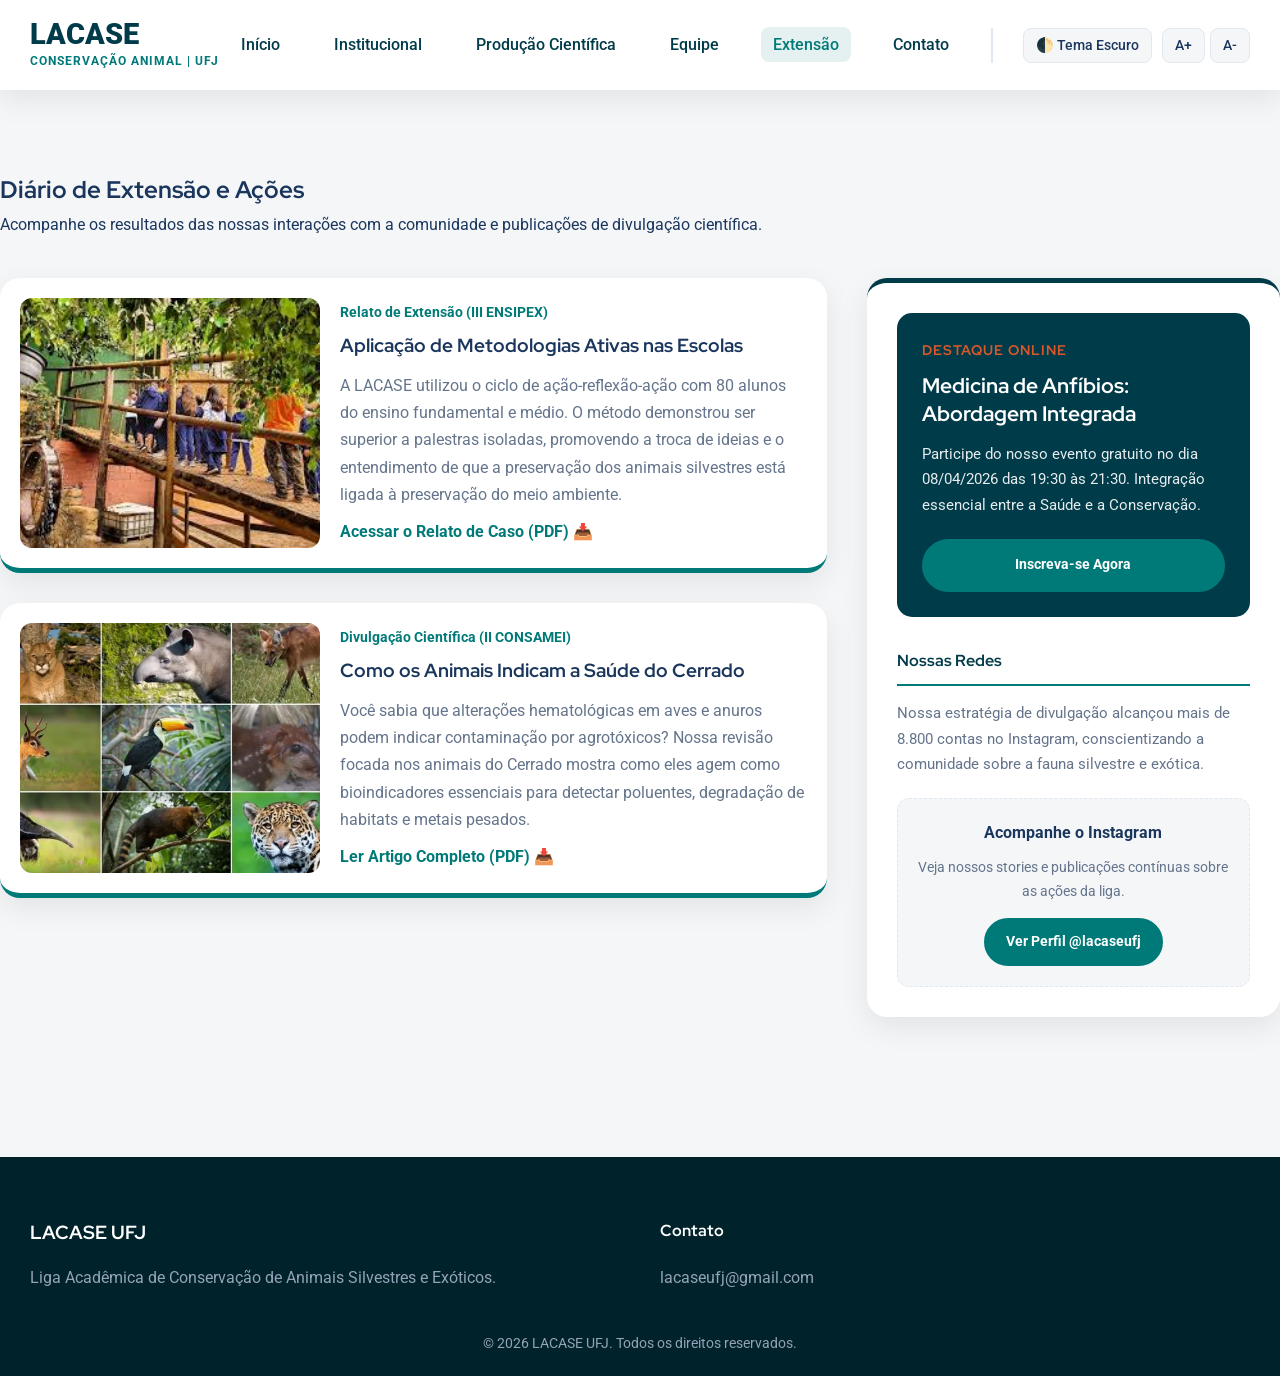
<file: blog.html>
<!DOCTYPE html>
<html lang="pt-br" data-theme="light">
<head>
    <meta charset="UTF-8">
    <meta name="viewport" content="width=device-width, initial-scale=1.0">
    <title>Título da Página | LACASE UFJ</title>
    <link href="https://fonts.googleapis.com/css2?family=Red+Hat+Display:wght@400;700;900&family=Roboto:wght@300;400;500;700&display=swap" rel="stylesheet">
    <link rel="stylesheet" href="style.css">
</head>
<body>
    <header class="navbar">
        <div class="container header-content">
            <a href="index.html" class="brand">
                <div class="brand-text">
                    <span class="acronym">LACASE</span>
                    <span class="sub-brand">Conservação Animal | UFJ</span>
                </div>
            </a>
            <nav class="nav-menu" id="nav-menu">
                <ul class="nav-list">
                    <li><a href="index.html" class="nav-link">Início</a></li>
                    <li><a href="institucional.html" class="nav-link">Institucional</a></li>
                    <li><a href="producoes.html" class="nav-link">Produção Científica</a></li>
                    <li><a href="equipe.html" class="nav-link">Equipe</a></li>
                    <li><a href="blog.html" class="nav-link active">Extensão</a></li>
                    <li><a href="contato.html" class="nav-link">Contato</a></li>
                </ul>
                <div class="menu-controls">
                    <button id="theme-toggle" class="control-btn">🌓 Tema Escuro</button>
                    <div class="font-controls">
                        <button id="font-up" class="control-btn">A+</button>
                        <button id="font-down" class="control-btn">A-</button>
                    </div>
                </div>
            </nav>
            <button class="mobile-toggle" id="mobile-toggle">
                <span class="bar"></span><span class="bar"></span><span class="bar"></span>
            </button>
        </div>
    </header>

    <main class="container py-large">
        <div class="section-header">
            <h2>Diário de Extensão e Ações</h2>
            <p>Acompanhe os resultados das nossas interações com a comunidade e publicações de divulgação científica.</p>
        </div>

        <div class="blog-layout" style="margin-top: 40px;">
            <section class="blog-posts">
                
                <article class="blog-excerpt">
                    <div class="blog-excerpt-img-wrapper">
                        <img src="img/images.jpg" alt="Alunos em ação de extensão" style="width: 100%; height: 100%; object-fit: cover;">
                    </div>
                    <div class="excerpt-content">
                        <span class="text-green" style="font-weight: bold; font-size: 0.9rem; margin-bottom: 5px;">Relato de Extensão (III ENSIPEX)</span>
                        <h3>Aplicação de Metodologias Ativas nas Escolas</h3>
                        <p style="margin: 10px 0; color: var(--text-muted);">A LACASE utilizou o ciclo de ação-reflexão-ação com 80 alunos do ensino fundamental e médio. O método demonstrou ser superior a palestras isoladas, promovendo a troca de ideias e o entendimento de que a preservação dos animais silvestres está ligada à preservação do meio ambiente.</p>
                        <a href="artigos/36952.pdf" download="Metodologia_Ensino_Ativo_Extensao_LACASE.pdf" target="_blank" class="link-more text-green" style="font-weight: 700;">Acessar o Relato de Caso (PDF) 📥</a>
                    </div>
                </article>

                <article class="blog-excerpt">
                    <div class="blog-excerpt-img-wrapper">
                        <img src="img/_image.webp" alt="Animais do cerrado bioindicadores" style="width: 100%; height: 100%; object-fit: cover;">
                    </div>
                    <div class="excerpt-content">
                        <span class="text-green" style="font-weight: bold; font-size: 0.9rem; margin-bottom: 5px;">Divulgação Científica (II CONSAMEI)</span>
                        <h3>Como os Animais Indicam a Saúde do Cerrado</h3>
                        <p style="margin: 10px 0; color: var(--text-muted);">Você sabia que alterações hematológicas em aves e anuros podem indicar contaminação por agrotóxicos? Nossa revisão focada nos animais do Cerrado mostra como eles agem como bioindicadores essenciais para detectar poluentes, degradação de habitats e metais pesados.</p>
                        <a href="artigos/37038.pdf" download="Bioindicadores_Cerrado_LACASE.pdf" target="_blank" class="link-more text-green" style="font-weight: 700;">Ler Artigo Completo (PDF) 📥</a>
                    </div>
                </article>
                
            </section>
            
            <aside class="sidebar">
                
                <div style="background-color: var(--ufj-blue); padding: 25px; border-radius: 15px; margin-bottom: 30px; color: white;">
                    <h4 style="color: var(--accent-orange); margin-bottom: 10px; font-size: 0.9rem; text-transform: uppercase; letter-spacing: 1px;">Destaque Online</h4>
                    <h3 style="font-size: 1.3rem; margin-bottom: 15px; color: white; line-height: 1.3;">Medicina de Anfíbios: Abordagem Integrada</h3>
                    <p style="font-size: 0.95rem; margin-bottom: 20px; opacity: 0.9;">Participe do nosso evento gratuito no dia 08/04/2026 das 19:30 às 21:30. Integração essencial entre a Saúde e a Conservação.</p>
                    <a href="https://www.even3.com.br/medicina-de-anfibios-uma-abordagem-integrada-a-saude-e-conservacao-713598/" target="_blank" class="btn btn-filled" style="width: 100%; text-align: center; font-size: 0.9rem; padding: 12px; background-color: var(--nature-green); border-color: var(--nature-green);">Inscreva-se Agora</a>
                </div>

                <div class="instagram-widget">
                    <h4 style="margin-bottom: 15px; border-bottom: 2px solid var(--nature-green); padding-bottom: 10px; color: var(--ufj-blue);">Nossas Redes</h4>
                    <p style="font-size: 0.95rem; margin-bottom: 20px; color: var(--text-muted);">Nossa estratégia de divulgação alcançou mais de 8.800 contas no Instagram, conscientizando a comunidade sobre a fauna silvestre e exótica.</p>
                    
                    <div style="background: var(--bg-color); padding: 20px; border-radius: 12px; text-align: center; border: 1px dashed var(--border-color);">
                        <p style="font-weight: bold; margin-bottom: 10px; color: var(--text-main);">Acompanhe o Instagram</p>
                        <p style="font-size: 0.85rem; color: var(--text-muted); margin-bottom: 15px;">Veja nossos stories e publicações contínuas sobre as ações da liga.</p>
                        <a href="#" class="btn btn-filled" style="padding: 10px 20px; font-size: 0.9rem; display: inline-block;">Ver Perfil @lacaseufj</a>
                    </div>
                </div>
                
            </aside>
        </div>
    </main>

    <footer class="footer-complex">
        <div class="container footer-grid">
            <div class="footer-brand">
                <h3>LACASE UFJ</h3>
                <p>Liga Acadêmica de Conservação de Animais Silvestres e Exóticos.</p>
            </div>
            <div class="footer-contact">
                <h4>Contato</h4>
                <p>lacaseufj@gmail.com</p>
            </div>
        </div>
        <div class="footer-legal container text-center">
            <p>&copy; 2026 LACASE UFJ. Todos os direitos reservados.</p>
        </div>
    </footer>
    <script src="script.js"></script>
</body>
</html>
</file>
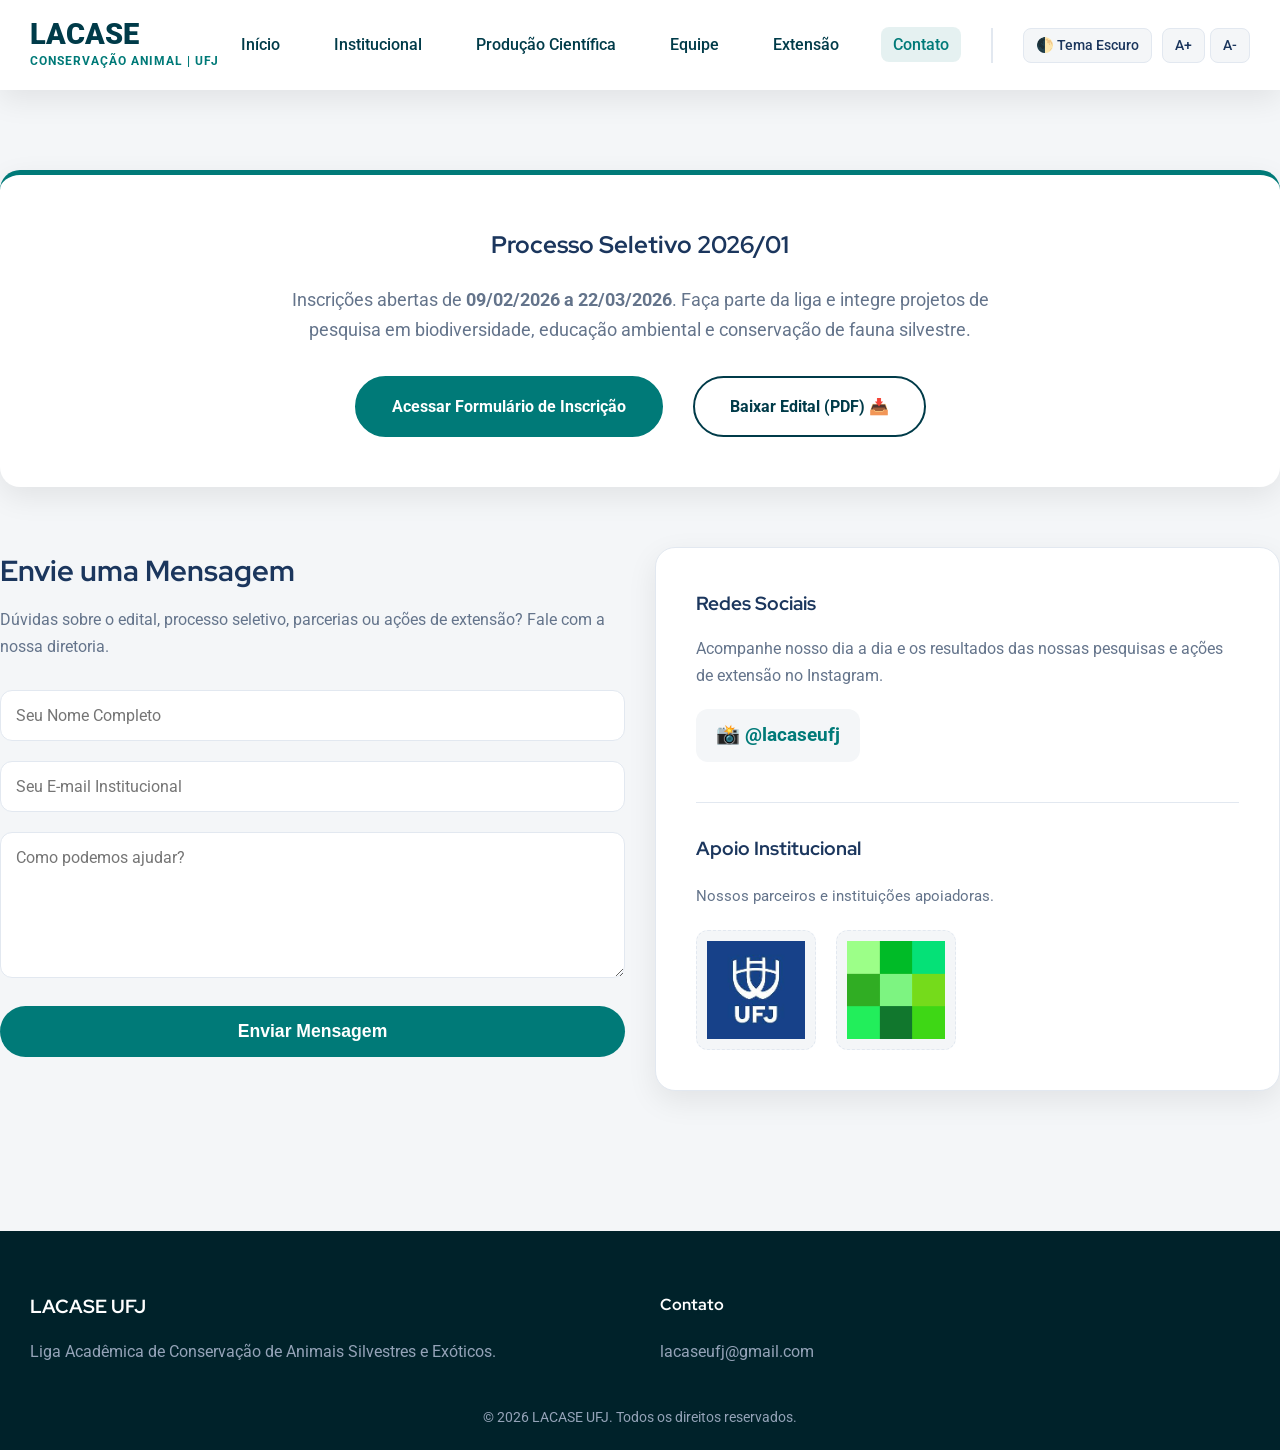
<file: contato.html>
<!DOCTYPE html>
<html lang="pt-br" data-theme="light">
<head>
    <meta charset="UTF-8">
    <meta name="viewport" content="width=device-width, initial-scale=1.0">
    <title>Título da Página | LACASE UFJ</title>
    <link href="https://fonts.googleapis.com/css2?family=Red+Hat+Display:wght@400;700;900&family=Roboto:wght@300;400;500;700&display=swap" rel="stylesheet">
    <link rel="stylesheet" href="style.css">
</head>
<body>
    <header class="navbar">
        <div class="container header-content">
            <a href="index.html" class="brand">
                <div class="brand-text">
                    <span class="acronym">LACASE</span>
                    <span class="sub-brand">Conservação Animal | UFJ</span>
                </div>
            </a>
            <nav class="nav-menu" id="nav-menu">
                <ul class="nav-list">
                    <li><a href="index.html" class="nav-link">Início</a></li>
                    <li><a href="institucional.html" class="nav-link">Institucional</a></li>
                    <li><a href="producoes.html" class="nav-link">Produção Científica</a></li>
                    <li><a href="equipe.html" class="nav-link">Equipe</a></li>
                    <li><a href="blog.html" class="nav-link">Extensão</a></li>
                    <li><a href="contato.html" class="nav-link active">Contato</a></li>
                </ul>
                <div class="menu-controls">
                    <button id="theme-toggle" class="control-btn">🌓 Tema Escuro</button>
                    <div class="font-controls">
                        <button id="font-up" class="control-btn">A+</button>
                        <button id="font-down" class="control-btn">A-</button>
                    </div>
                </div>
            </nav>
            <button class="mobile-toggle" id="mobile-toggle">
                <span class="bar"></span><span class="bar"></span><span class="bar"></span>
            </button>
        </div>
    </header>

    <main class="container py-large">
        
        <section class="bg-alt" style="padding: 50px; border-radius: 20px; text-align: center; margin-bottom: 60px; box-shadow: var(--shadow); border-top: 5px solid var(--nature-green);">
            <h2>Processo Seletivo 2026/01</h2>
            <p style="font-size: 1.1rem; max-width: 700px; margin: 20px auto; color: var(--text-muted);">Inscrições abertas de <strong>09/02/2026 a 22/03/2026</strong>. Faça parte da liga e integre projetos de pesquisa em biodiversidade, educação ambiental e conservação de fauna silvestre.</p>
            <div style="margin-top: 30px; display: flex; gap: 15px; justify-content: center; flex-wrap: wrap;">
                <a href="https://forms.gle/Nnq1BmzC5hqv7Yht6" target="_blank" class="btn btn-filled">Acessar Formulário de Inscrição</a>
                <a href="Documento_de_Valmir_Rocha.pdf" download="Edital_LACASE_2026_01.pdf" class="btn btn-outline" style="color: var(--ufj-blue); border-color: var(--ufj-blue);">Baixar Edital (PDF) 📥</a>
            </div>
        </section>

        <div class="modern-grid" style="align-items: start;">
            
            <div class="contact-form">
                <h3 style="font-size: 1.8rem; margin-bottom: 10px;">Envie uma Mensagem</h3>
                <p style="margin-bottom: 30px; color: var(--text-muted);">Dúvidas sobre o edital, processo seletivo, parcerias ou ações de extensão? Fale com a nossa diretoria.</p>
                <form action="#" method="POST">
                    <input type="text" class="form-control" placeholder="Seu Nome Completo" required>
                    <input type="email" class="form-control" placeholder="Seu E-mail Institucional" required>
                    <textarea class="form-control" placeholder="Como podemos ajudar?" rows="6" required></textarea>
                    <button type="submit" class="btn btn-filled" style="width: 100%; border: none; font-size: 1.1rem; padding: 15px;">Enviar Mensagem</button>
                </form>
            </div>
            
            <div class="partners bg-alt" style="padding: 40px; border-radius: 20px; box-shadow: var(--shadow); border: 1px solid var(--border-color);">
                
              <h3 style="margin-bottom: 15px;">Redes Sociais</h3>
    <p style="margin-bottom: 20px; color: var(--text-muted);">Acompanhe nosso dia a dia e os resultados das nossas pesquisas e ações de extensão no Instagram.</p>
    
    <a href="https://www.instagram.com/lacaseufj/" target="_blank" rel="noopener noreferrer" class="link-more text-green" style="font-size: 1.2rem; font-weight: bold; display: inline-block; padding: 10px 20px; background-color: var(--bg-color); border-radius: 12px; margin-bottom: 40px; transition: var(--transition);">
        📸 @lacaseufj
    </a>
                <h3 style="margin-bottom: 20px; border-top: 1px solid var(--border-color); padding-top: 30px;">Apoio Institucional</h3>
                <p style="margin-bottom: 20px; color: var(--text-muted); font-size: 0.95rem;">Nossos parceiros e instituições apoiadoras.</p>
                
                <div style="display: flex; gap: 20px; align-items: center; flex-wrap: wrap;">
                    <div style="width: 120px; height: 120px; background-color: var(--bg-color); display: flex; align-items: center; justify-content: center; border-radius: 12px; padding: 10px; border: 1px dashed var(--border-color);">
                        <img src="img/ufj.jpg" alt="Logo UFJ" style="width: 100%; height: 100%; object-fit: contain;">
                    </div>
                    
                    <div style="width: 120px; height: 120px; background-color: var(--bg-color); display: flex; align-items: center; justify-content: center; border-radius: 12px; padding: 10px; border: 1px dashed var(--border-color);">
                        <img src="img/imagem aleatoria.png" alt="Logo Instituto/Parceiro" style="width: 100%; height: 100%; object-fit: contain;">
                    </div>
                </div>

            </div>
        </div>
    </main>

    <footer class="footer-complex">
        <div class="container footer-grid">
            <div class="footer-brand">
                <h3>LACASE UFJ</h3>
                <p>Liga Acadêmica de Conservação de Animais Silvestres e Exóticos.</p>
            </div>
            <div class="footer-contact">
                <h4>Contato</h4>
                <p>lacaseufj@gmail.com</p>
            </div>
        </div>
        <div class="footer-legal container text-center">
            <p>&copy; 2026 LACASE UFJ. Todos os direitos reservados.</p>
        </div>
    </footer>
    <script src="script.js"></script>
</body>
</html>
</file>
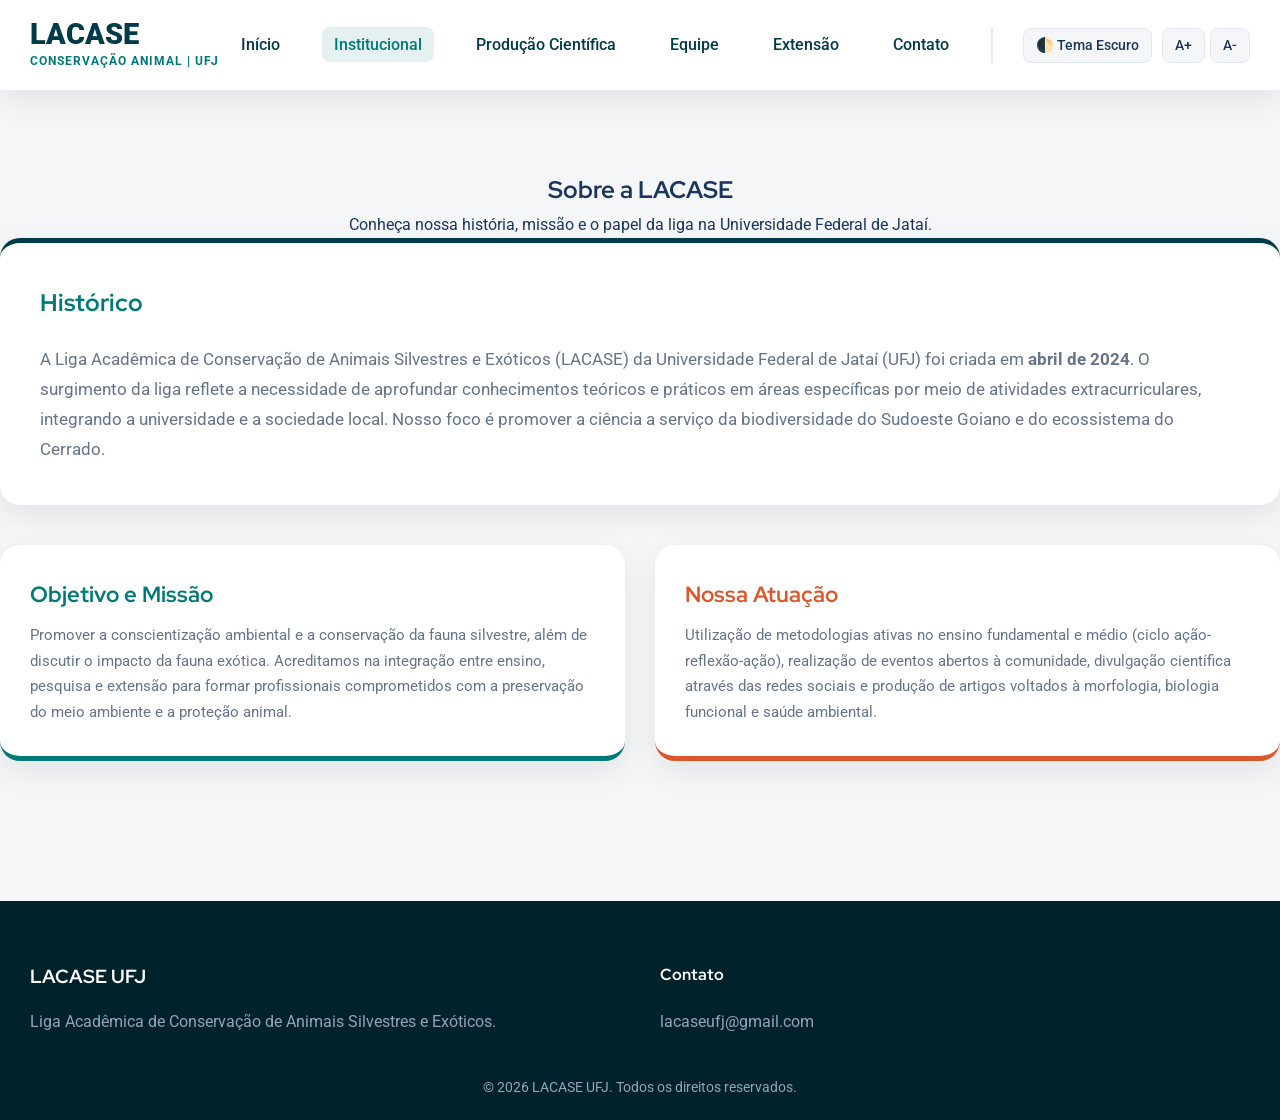
<file: institucional.html>
<!DOCTYPE html>
<html lang="pt-br" data-theme="light">
<head>
    <meta charset="UTF-8">
    <meta name="viewport" content="width=device-width, initial-scale=1.0">
    <title>Título da Página | LACASE UFJ</title>
    <link href="https://fonts.googleapis.com/css2?family=Red+Hat+Display:wght@400;700;900&family=Roboto:wght@300;400;500;700&display=swap" rel="stylesheet">
    <link rel="stylesheet" href="style.css">
</head>
<body>
    <header class="navbar">
        <div class="container header-content">
            <a href="index.html" class="brand">
                <div class="brand-text">
                    <span class="acronym">LACASE</span>
                    <span class="sub-brand">Conservação Animal | UFJ</span>
                </div>
            </a>
            <nav class="nav-menu" id="nav-menu">
                <ul class="nav-list">
                    <li><a href="index.html" class="nav-link">Início</a></li>
                    <li><a href="institucional.html" class="nav-link active">Institucional</a></li>
                    <li><a href="producoes.html" class="nav-link">Produção Científica</a></li>
                    <li><a href="equipe.html" class="nav-link">Equipe</a></li>
                    <li><a href="blog.html" class="nav-link">Extensão</a></li>
                    <li><a href="contato.html" class="nav-link">Contato</a></li>
                </ul>
                <div class="menu-controls">
                    <button id="theme-toggle" class="control-btn">🌓 Tema Escuro</button>
                    <div class="font-controls">
                        <button id="font-up" class="control-btn">A+</button>
                        <button id="font-down" class="control-btn">A-</button>
                    </div>
                </div>
            </nav>
            <button class="mobile-toggle" id="mobile-toggle">
                <span class="bar"></span><span class="bar"></span><span class="bar"></span>
            </button>
        </div>
    </header>

    <main class="container py-large">
        <div class="section-header text-center">
            <h2>Sobre a LACASE</h2>
            <p>Conheça nossa história, missão e o papel da liga na Universidade Federal de Jataí.</p>
        </div>

        <section id="historico" class="bg-alt" style="padding: 40px; border-radius: 20px; box-shadow: var(--shadow); margin-bottom: 40px; border-top: 5px solid var(--ufj-blue);">
            <h3 class="text-green" style="margin-bottom: 20px; font-size: 1.5rem;">Histórico</h3>
            <p style="color: var(--text-muted); font-size: 1.05rem; line-height: 1.8;">A Liga Acadêmica de Conservação de Animais Silvestres e Exóticos (LACASE) da Universidade Federal de Jataí (UFJ) foi criada em <strong>abril de 2024</strong>. O surgimento da liga reflete a necessidade de aprofundar conhecimentos teóricos e práticos em áreas específicas por meio de atividades extracurriculares, integrando a universidade e a sociedade local. Nosso foco é promover a ciência a serviço da biodiversidade do Sudoeste Goiano e do ecossistema do Cerrado.</p>
        </section>

        <div class="modern-grid" style="align-items: stretch;">
            <article class="featured-card" id="missao" style="border-bottom: 5px solid var(--nature-green);">
                <div class="card-body">
                    <h3 class="text-green" style="font-size: 1.4rem;">Objetivo e Missão</h3>
                    <p style="color: var(--text-muted); margin-top: 10px;">Promover a conscientização ambiental e a conservação da fauna silvestre, além de discutir o impacto da fauna exótica. Acreditamos na integração entre ensino, pesquisa e extensão para formar profissionais comprometidos com a preservação do meio ambiente e a proteção animal.</p>
                </div>
            </article>

            <article class="featured-card" style="border-bottom: 5px solid var(--accent-orange);">
                <div class="card-body">
                    <h3 class="text-green" style="font-size: 1.4rem; color: var(--accent-orange);">Nossa Atuação</h3>
                    <p style="color: var(--text-muted); margin-top: 10px;">Utilização de metodologias ativas no ensino fundamental e médio (ciclo ação-reflexão-ação), realização de eventos abertos à comunidade, divulgação científica através das redes sociais e produção de artigos voltados à morfologia, biologia funcional e saúde ambiental.</p>
                </div>
            </article>
        </div>
    </main>

    <footer class="footer-complex">
        <div class="container footer-grid">
            <div class="footer-brand">
                <h3>LACASE UFJ</h3>
                <p>Liga Acadêmica de Conservação de Animais Silvestres e Exóticos.</p>
            </div>
            <div class="footer-contact">
                <h4>Contato</h4>
                <p>lacaseufj@gmail.com</p>
            </div>
        </div>
        <div class="footer-legal container text-center">
            <p>&copy; 2026 LACASE UFJ. Todos os direitos reservados.</p>
        </div>
    </footer>
    <script src="script.js"></script>
</body>
</html>
</file>
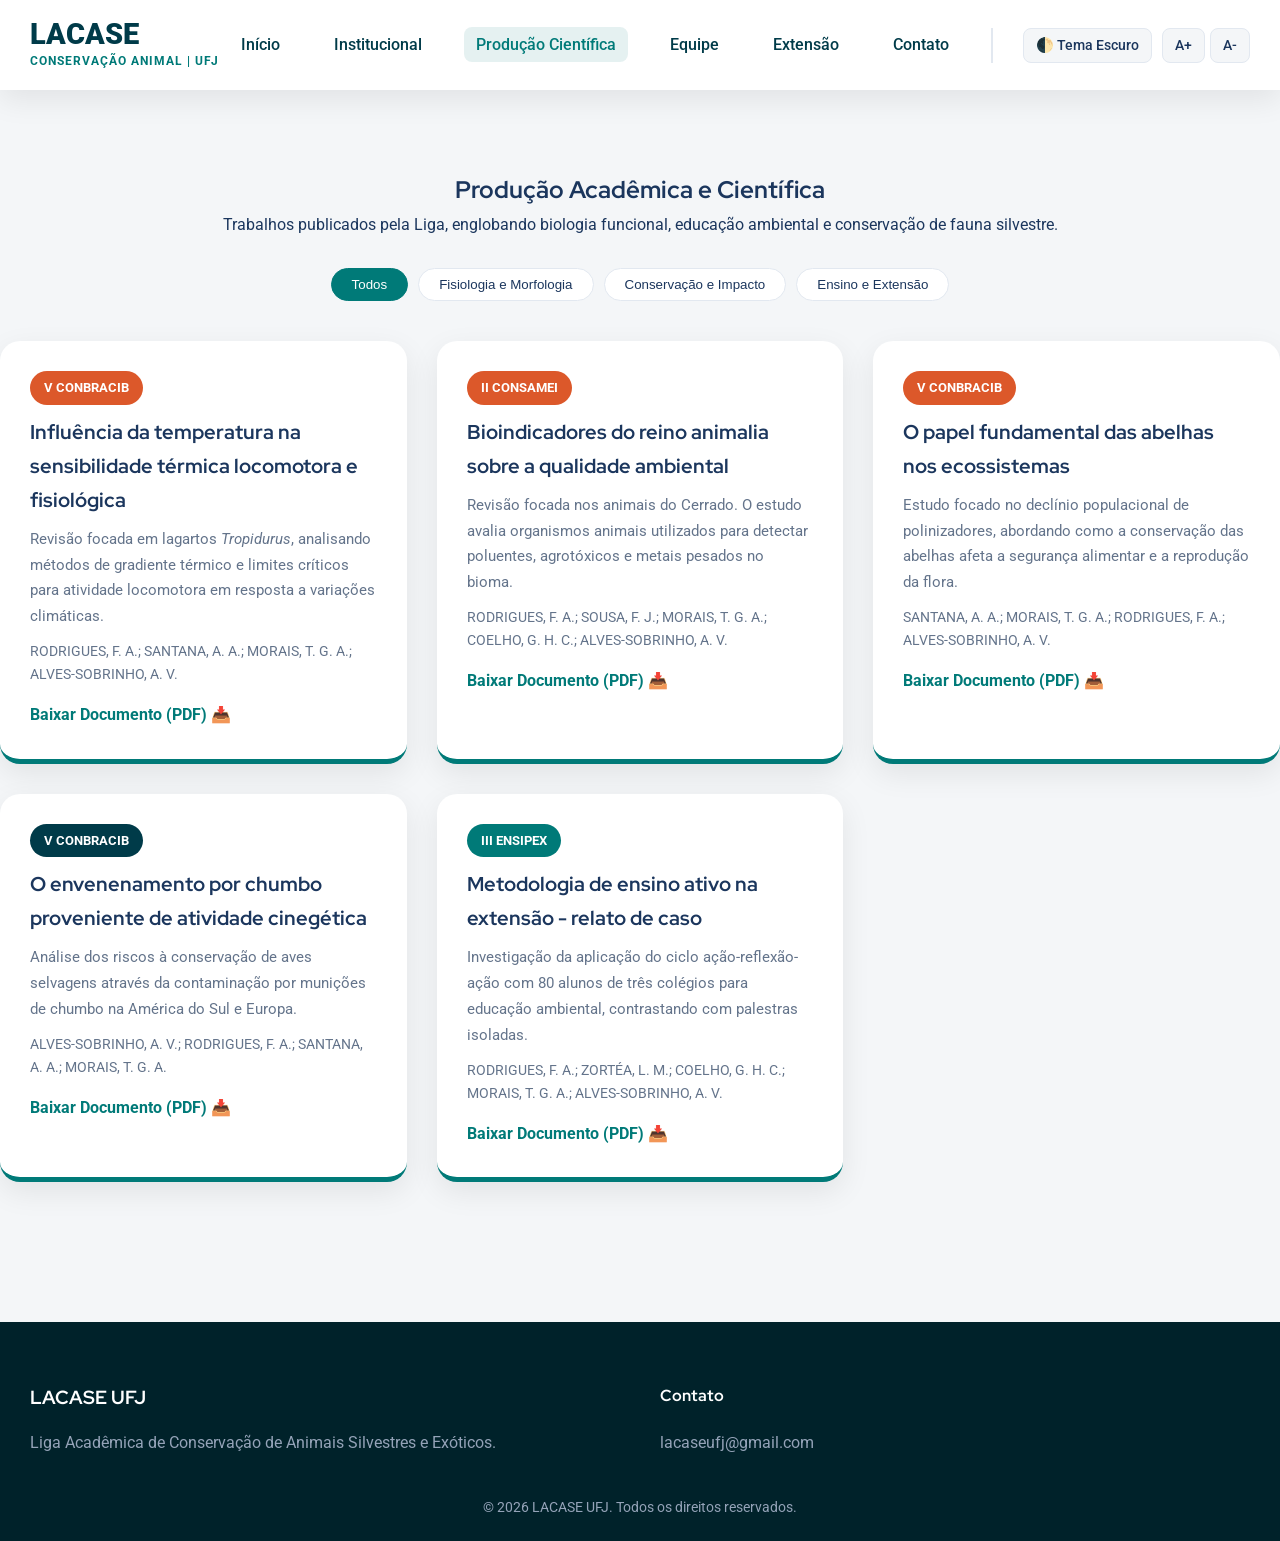
<file: producoes.html>
<!DOCTYPE html>
<html lang="pt-br" data-theme="light">
<head>
    <meta charset="UTF-8">
    <meta name="viewport" content="width=device-width, initial-scale=1.0">
    <title>Título da Página | LACASE UFJ</title>
    <link href="https://fonts.googleapis.com/css2?family=Red+Hat+Display:wght@400;700;900&family=Roboto:wght@300;400;500;700&display=swap" rel="stylesheet">
    <link rel="stylesheet" href="style.css">
</head>
<body>
    <header class="navbar">
        <div class="container header-content">
            <a href="index.html" class="brand">
                <div class="brand-text">
                    <span class="acronym">LACASE</span>
                    <span class="sub-brand">Conservação Animal | UFJ</span>
                </div>
            </a>
            <nav class="nav-menu" id="nav-menu">
                <ul class="nav-list">
                    <li><a href="index.html" class="nav-link">Início</a></li>
                    <li><a href="institucional.html" class="nav-link">Institucional</a></li>
                    <li><a href="producoes.html" class="nav-link active">Produção Científica</a></li>
                    <li><a href="equipe.html" class="nav-link">Equipe</a></li>
                    <li><a href="blog.html" class="nav-link">Extensão</a></li>
                    <li><a href="contato.html" class="nav-link">Contato</a></li>
                </ul>
                <div class="menu-controls">
                    <button id="theme-toggle" class="control-btn">🌓 Tema Escuro</button>
                    <div class="font-controls">
                        <button id="font-up" class="control-btn">A+</button>
                        <button id="font-down" class="control-btn">A-</button>
                    </div>
                </div>
            </nav>
            <button class="mobile-toggle" id="mobile-toggle">
                <span class="bar"></span><span class="bar"></span><span class="bar"></span>
            </button>
        </div>
    </header>

    <main class="container py-large">
        <div class="section-header text-center">
            <h2>Produção Acadêmica e Científica</h2>
            <p>Trabalhos publicados pela Liga, englobando biologia funcional, educação ambiental e conservação de fauna silvestre.</p>
        </div>
        
        <div class="filter-container">
            <button class="filter-btn active" data-filter="all">Todos</button>
            <button class="filter-btn" data-filter="biologia">Fisiologia e Morfologia</button>
            <button class="filter-btn" data-filter="conservacao">Conservação e Impacto</button>
            <button class="filter-btn" data-filter="extensao">Ensino e Extensão</button>
        </div>

        <div class="modern-grid" id="filterable-grid">
            
            <article class="featured-card producao-item" data-category="biologia">
                <div class="card-body">
                    <span class="badge" style="position:relative; top:0; right:0; display:inline-block; margin-bottom: 10px;">V CONBRACIB</span>
                    <h3>Influência da temperatura na sensibilidade térmica locomotora e fisiológica</h3>
                    <p>Revisão focada em lagartos <em>Tropidurus</em>, analisando métodos de gradiente térmico e limites críticos para atividade locomotora em resposta a variações climáticas.</p>
                    <p class="text-muted" style="font-size: 0.85rem; margin-top: 10px; margin-bottom: 15px;">RODRIGUES, F. A.; SANTANA, A. A.; MORAIS, T. G. A.; ALVES-SOBRINHO, A. V.</p>
                    <a href="artigos/36081.pdf" download="Influencia_Temperatura_Tropidurus_LACASE.pdf" target="_blank" class="link-more text-green" style="display:inline-block; font-weight: 700;">Baixar Documento (PDF) 📥</a>
                </div>
            </article>

            <article class="featured-card producao-item" data-category="conservacao">
                <div class="card-body">
                    <span class="badge" style="position:relative; top:0; right:0; display:inline-block; margin-bottom: 10px;">II CONSAMEI</span>
                    <h3>Bioindicadores do reino animalia sobre a qualidade ambiental</h3>
                    <p>Revisão focada nos animais do Cerrado. O estudo avalia organismos animais utilizados para detectar poluentes, agrotóxicos e metais pesados no bioma.</p>
                    <p class="text-muted" style="font-size: 0.85rem; margin-top: 10px; margin-bottom: 15px;">RODRIGUES, F. A.; SOUSA, F. J.; MORAIS, T. G. A.; COELHO, G. H. C.; ALVES-SOBRINHO, A. V.</p>
                    <a href="artigos/37038.pdf" download="Bioindicadores_Cerrado_LACASE.pdf" target="_blank" class="link-more text-green" style="display:inline-block; font-weight: 700;">Baixar Documento (PDF) 📥</a>
                </div>
            </article>

            <article class="featured-card producao-item" data-category="conservacao">
                <div class="card-body">
                    <span class="badge" style="position:relative; top:0; right:0; display:inline-block; margin-bottom: 10px;">V CONBRACIB</span>
                    <h3>O papel fundamental das abelhas nos ecossistemas</h3>
                    <p>Estudo focado no declínio populacional de polinizadores, abordando como a conservação das abelhas afeta a segurança alimentar e a reprodução da flora.</p>
                    <p class="text-muted" style="font-size: 0.85rem; margin-top: 10px; margin-bottom: 15px;">SANTANA, A. A.; MORAIS, T. G. A.; RODRIGUES, F. A.; ALVES-SOBRINHO, A. V.</p>
                    <a href="artigos/36074.pdf" download="Papel_Abelhas_Ecossistemas_LACASE.pdf" target="_blank" class="link-more text-green" style="display:inline-block; font-weight: 700;">Baixar Documento (PDF) 📥</a>
                </div>
            </article>

            <article class="featured-card producao-item" data-category="conservacao">
                <div class="card-body">
                    <span class="badge" style="position:relative; top:0; right:0; display:inline-block; margin-bottom: 10px; background-color: var(--ufj-blue);">V CONBRACIB</span>
                    <h3>O envenenamento por chumbo proveniente de atividade cinegética</h3>
                    <p>Análise dos riscos à conservação de aves selvagens através da contaminação por munições de chumbo na América do Sul e Europa.</p>
                    <p class="text-muted" style="font-size: 0.85rem; margin-top: 10px; margin-bottom: 15px;">ALVES-SOBRINHO, A. V.; RODRIGUES, F. A.; SANTANA, A. A.; MORAIS, T. G. A.</p>
                    <a href="artigos/36078.pdf" download="Envenenamento_Chumbo_Aves_LACASE.pdf" target="_blank" class="link-more text-green" style="display:inline-block; font-weight: 700;">Baixar Documento (PDF) 📥</a>
                </div>
            </article>

            <article class="featured-card producao-item" data-category="extensao">
                <div class="card-body">
                    <span class="badge" style="position:relative; top:0; right:0; display:inline-block; margin-bottom: 10px; background-color: var(--nature-green);">III ENSIPEX</span>
                    <h3>Metodologia de ensino ativo na extensão - relato de caso</h3>
                    <p>Investigação da aplicação do ciclo ação-reflexão-ação com 80 alunos de três colégios para educação ambiental, contrastando com palestras isoladas.</p>
                    <p class="text-muted" style="font-size: 0.85rem; margin-top: 10px; margin-bottom: 15px;">RODRIGUES, F. A.; ZORTÉA, L. M.; COELHO, G. H. C.; MORAIS, T. G. A.; ALVES-SOBRINHO, A. V.</p>
                    <a href="artigos/36952.pdf" download="Metodologia_Ensino_Ativo_Extensao_LACASE.pdf" target="_blank" class="link-more text-green" style="display:inline-block; font-weight: 700;">Baixar Documento (PDF) 📥</a>
                </div>
            </article>
        </div>
    </main>

    <footer class="footer-complex">
        <div class="container footer-grid">
            <div class="footer-brand">
                <h3>LACASE UFJ</h3>
                <p>Liga Acadêmica de Conservação de Animais Silvestres e Exóticos.</p>
            </div>
            <div class="footer-contact">
                <h4>Contato</h4>
                <p>lacaseufj@gmail.com</p>
            </div>
        </div>
        <div class="footer-legal container text-center">
            <p>&copy; 2026 LACASE UFJ. Todos os direitos reservados.</p>
        </div>
    </footer>
    <script src="script.js"></script>
</body>
</html>
</file>
<file: style.css>
/* ==========================================================================
   1. VARIÁVEIS GLOBAIS E TEMATIZAÇÃO (LIGHT / DARK MODE)
   ========================================================================== */
:root {
    --bg-color: #f4f6f8;
    --bg-alt: #ffffff;
    --text-main: #1b365d;
    --text-muted: #64748b;
    --ufj-blue: #003b49; 
    --nature-green: #007a78; 
    --accent-orange: #dc582a;
    --border-color: #e2e8f0;
    --font-heading: 'Red Hat Display', sans-serif;
    --font-body: 'Roboto', sans-serif;
    --transition: all 0.4s cubic-bezier(0.165, 0.84, 0.44, 1);
    --shadow: 0 10px 30px rgba(0,0,0,0.08);
}

[data-theme="dark"] {
    --bg-color: #0a1114;
    --bg-alt: #121d22;
    --text-main: #f4f7f6;
    --text-muted: #94a3b8;
    --ufj-blue: #005a6e;
    --nature-green: #34d399;
    --accent-orange: #fb923c;
    --border-color: #334155;
    --shadow: 0 10px 30px rgba(0,0,0,0.5);
}

/* ==========================================================================
   2. RESET E BASE
   ========================================================================== */
* { 
    margin: 0; 
    padding: 0; 
    box-sizing: border-box; 
}

body { 
    font-family: var(--font-body); 
    background-color: var(--bg-color); 
    color: var(--text-main); 
    line-height: 1.7; 
    transition: background-color var(--transition), color var(--transition); 
    overflow-x: hidden; 
}

h1, h2, h3, h4 { 
    font-family: var(--font-heading); 
    color: var(--text-main); 
    font-weight: 700; 
}

a { 
    text-decoration: none; 
    color: inherit; 
}

ul { 
    list-style: none; 
}

img { 
    max-width: 100%; 
    height: auto; 
    display: block; 
}

.container { 
    width: 100%; 
    max-width: 1300px; 
    margin: 0 auto; 
    padding: 0 30px; 
}

.py-large { 
    padding: 80px 0; 
}

.text-center { 
    text-align: center; 
}

.flex-between { 
    display: flex; 
    justify-content: space-between; 
    align-items: center; 
}

.bg-alt { 
    background-color: var(--bg-alt); 
}

.text-green { 
    color: var(--nature-green); 
}

.text-muted { 
    color: var(--text-muted); 
}

/* ==========================================================================
   3. HEADER E NAVEGAÇÃO
   ========================================================================== */
.navbar {
    background-color: var(--bg-alt);
    box-shadow: var(--shadow);
    position: sticky;
    top: 0;
    z-index: 2000;
    height: 90px;
    display: flex;
    align-items: center;
}

.header-content { 
    display: flex; 
    justify-content: space-between; 
    align-items: center; 
    width: 100%; 
}

.brand { 
    display: flex; 
    align-items: center; 
    gap: 15px; 
}

.brand-text .acronym { 
    font-size: 1.8rem; 
    font-weight: 900; 
    color: var(--ufj-blue); 
    display: block; 
    line-height: 1.1; 
}

.brand-text .sub-brand { 
    font-size: 0.75rem; 
    color: var(--nature-green); 
    text-transform: uppercase; 
    display: block; 
    font-weight: 700; 
    letter-spacing: 1px; 
}

.nav-menu { 
    display: flex; 
    align-items: center; 
    gap: 30px; 
}

.nav-list { 
    display: flex; 
    gap: 30px; 
    align-items: center; 
}

.nav-link { 
    font-weight: 500; 
    color: var(--ufj-blue); 
    transition: var(--transition); 
    padding: 8px 12px; 
    border-radius: 8px; 
}

.nav-link:hover, 
.nav-link.active { 
    color: var(--nature-green); 
    background-color: rgba(0, 122, 120, 0.1); 
}

.menu-controls { 
    display: flex; 
    align-items: center; 
    gap: 10px; 
    padding-left: 30px; 
    border-left: 2px solid var(--border-color); 
}

.font-controls { 
    display: flex; 
    gap: 5px; 
}

.control-btn {
    background-color: var(--bg-color); 
    border: 1px solid var(--border-color); 
    color: var(--text-main);
    padding: 8px 12px; 
    border-radius: 8px; 
    cursor: pointer; 
    font-family: var(--font-body); 
    font-weight: 500; 
    font-size: 0.9rem; 
    transition: var(--transition);
}

.control-btn:hover { 
    background-color: var(--nature-green); 
    color: #ffffff; 
    border-color: var(--nature-green); 
}

.mobile-toggle { 
    display: none; 
    background: none; 
    border: none; 
    cursor: pointer; 
    padding: 5px; 
}

.mobile-toggle .bar { 
    display: block; 
    width: 25px; 
    height: 3px; 
    background-color: var(--ufj-blue); 
    margin: 5px 0; 
    transition: var(--transition); 
}

/* ==========================================================================
   4. HERO E BOTÕES
   ========================================================================== */
.hero-advanced { 
    position: relative; 
    height: 80vh; 
    min-height: 500px; 
    display: flex; 
    align-items: center; 
    color: #ffffff; 
    overflow: hidden; 
}

.hero-img { 
    position: absolute; 
    top: 0; 
    left: 0; 
    width: 100%; 
    height: 100%; 
    object-fit: cover; 
    z-index: 1; 
}

.hero-overlay { 
    position: absolute; 
    top: 0; 
    left: 0; 
    width: 100%; 
    height: 100%; 
    background: linear-gradient(90deg, rgba(0,59,73,0.9) 0%, rgba(0,59,73,0.4) 100%); 
    z-index: 2; 
}

.hero-text-box { 
    position: relative; 
    z-index: 3; 
    max-width: 800px; 
}

.hero-text-box h1 { 
    font-size: 4rem; 
    color: #ffffff; 
    margin-bottom: 20px; 
    line-height: 1.1; 
}

.hero-text-box p { 
    font-size: 1.2rem; 
    margin-bottom: 30px; 
}

.btn { 
    display: inline-block; 
    padding: 15px 35px; 
    border-radius: 50px; 
    font-weight: 700; 
    cursor: pointer; 
    transition: var(--transition); 
    text-align: center; 
}

.btn-filled { 
    background-color: var(--nature-green); 
    color: #ffffff; 
    border: 2px solid var(--nature-green); 
}

.btn-filled:hover { 
    transform: translateY(-3px); 
    box-shadow: 0 10px 20px rgba(0,0,0,0.2); 
    background-color: transparent; 
    color: var(--nature-green); 
}

.btn-outline { 
    border: 2px solid #ffffff; 
    color: #ffffff; 
    margin-left: 15px; 
}

.btn-outline:hover { 
    background-color: #ffffff; 
    color: var(--ufj-blue); 
    transform: translateY(-3px); 
}

/* ==========================================================================
   5. GRIDS E CARDS GERAIS (INCLUINDO EVENTO)
   ========================================================================== */
.modern-grid { 
    display: grid; 
    grid-template-columns: repeat(auto-fit, minmax(320px, 1fr)); 
    gap: 30px; 
    margin-top: 40px; 
}

.stat-card { 
    background-color: var(--bg-alt); 
    padding: 40px 20px; 
    border-radius: 20px; 
    text-align: center; 
    box-shadow: var(--shadow); 
    border-bottom: 5px solid var(--nature-green); 
}

.stat-number { 
    display: block; 
    font-size: 3rem; 
    font-weight: 900; 
    color: var(--ufj-blue); 
    font-family: var(--font-heading); 
}

.featured-card { 
    background-color: var(--bg-alt); 
    border-radius: 20px; 
    overflow: hidden; 
    box-shadow: var(--shadow); 
    transition: var(--transition); 
    border-bottom: 5px solid var(--nature-green); 
}

.featured-card:hover { 
    transform: translateY(-10px); 
}

.card-image { 
    position: relative; 
    height: 350px; 
    width: 100%; 
}

.card-image img { 
    width: 100%; 
    height: 100%; 
    object-fit: cover; 
    object-position: center 15%; 
}

.badge { 
    position: absolute; 
    top: 15px; 
    right: 15px; 
    background-color: var(--accent-orange); 
    color: #ffffff; 
    padding: 6px 14px; 
    border-radius: 20px; 
    font-size: 0.8rem; 
    font-weight: 700; 
}

.card-body { 
    padding: 30px; 
}

.card-body h3 { 
    margin-bottom: 10px; 
    font-size: 1.25rem; 
}

.card-body p { 
    color: var(--text-muted); 
    font-size: 0.95rem; 
}

/* Banner do Evento com Aspect Ratio para evitar o visual 'fino' */
.event-image {
    display: flex;
    justify-content: center;
    align-items: center;
}

.event-image img {
    width: 100%;
    max-width: 500px;
    aspect-ratio: 4/3; /* Força um retângulo estético */
    object-fit: cover; /* A imagem preenche o retângulo, focando no centro */
    object-position: center top;
    border-radius: 12px;
    box-shadow: 0 10px 30px rgba(0,0,0,0.3);
}

/* ==========================================================================
   6. ESTILO EXCLUSIVO: EQUIPE (COORDENADOR HORIZONTAL E GIGANTE)
   ========================================================================== */
.coordinator-card {
    grid-column: 1 / -1; 
    display: flex; 
    flex-direction: row; 
    background-color: var(--bg-alt); 
    border-radius: 20px; 
    overflow: hidden; 
    box-shadow: var(--shadow); 
    border-bottom: 5px solid var(--nature-green); 
    margin-bottom: 20px; 
}

.coordinator-card .card-image { 
    width: 50%; 
    height: 500px; 
}

.coordinator-card .card-image img {
    width: 100%;
    height: 100%;
    object-fit: cover;
    object-position: center 20%;
}

.coordinator-card .card-body { 
    width: 50%; 
    padding: 60px; 
    display: flex; 
    flex-direction: column; 
    justify-content: center; 
    text-align: left; 
}

.coordinator-card .card-body h3 { 
    font-size: 2rem; 
    margin-bottom: 15px; 
}

/* ==========================================================================
   7. ESTILO EXCLUSIVO: BLOG E EXTENSÃO
   ========================================================================== */
.blog-layout { 
    display: grid; 
    grid-template-columns: 2fr 1fr; 
    gap: 40px; 
}

.blog-excerpt { 
    display: flex; 
    gap: 20px; 
    background: var(--bg-alt); 
    padding: 20px; 
    border-radius: 20px; 
    margin-bottom: 30px; 
    box-shadow: var(--shadow); 
    border-bottom: 5px solid var(--nature-green); 
}

.blog-excerpt-img-wrapper { 
    width: 300px; 
    height: 250px; 
    flex-shrink: 0; 
    border-radius: 12px; 
    overflow: hidden; 
}

.blog-excerpt-img-wrapper img { 
    width: 100%; 
    height: 100%; 
    object-fit: cover; 
    object-position: center; 
}

.excerpt-content { 
    display: flex; 
    flex-direction: column; 
    justify-content: center; 
}

.sidebar { 
    background: var(--bg-alt); 
    padding: 30px; 
    border-radius: 20px; 
    box-shadow: var(--shadow); 
    height: fit-content; 
    border-top: 5px solid var(--ufj-blue); 
}

/* ==========================================================================
   8. FILTROS, FORMULÁRIOS E APOIO (CONTATO)
   ========================================================================== */
.filter-container { 
    display: flex; 
    gap: 10px; 
    margin-bottom: 30px; 
    flex-wrap: wrap; 
    justify-content: center; 
    margin-top: 30px; 
}

.filter-btn { 
    background-color: var(--bg-alt); 
    border: 1px solid var(--border-color); 
    color: var(--text-main); 
    padding: 8px 20px; 
    border-radius: 20px; 
    cursor: pointer; 
    font-weight: 500; 
    transition: var(--transition); 
}

.filter-btn.active, 
.filter-btn:hover { 
    background-color: var(--nature-green); 
    color: #ffffff; 
    border-color: var(--nature-green); 
}

.producao-item { 
    transition: opacity 0.3s ease, transform 0.3s ease; 
}

.form-control { 
    width: 100%; 
    padding: 15px; 
    margin-bottom: 20px; 
    border: 1px solid var(--border-color); 
    border-radius: 12px; 
    background-color: var(--bg-alt); 
    color: var(--text-main); 
    font-family: var(--font-body); 
    font-size: 1rem; 
    transition: var(--transition); 
}

.form-control:focus { 
    outline: none; 
    border-color: var(--nature-green); 
    box-shadow: 0 0 0 3px rgba(0, 122, 120, 0.1); 
}

/* Logos de Apoio - Limpas e responsivas */
.support-logos { 
    display: flex; 
    gap: 30px; 
    align-items: center; 
    flex-wrap: wrap; 
    margin-top: 20px; 
}

.support-logos img { 
    width: 150px; 
    height: auto; 
    max-height: 80px; 
    object-fit: contain; 
}

/* ==========================================================================
   9. FOOTER
   ========================================================================== */
.footer-complex { 
    background-color: #00222a; 
    color: #94a3b8; 
    padding: 60px 0 20px; 
    margin-top: 60px; 
}

.footer-grid { 
    display: grid; 
    grid-template-columns: repeat(auto-fit, minmax(250px, 1fr)); 
    gap: 40px; 
    margin-bottom: 40px; 
}

.footer-brand h3 { 
    color: #ffffff; 
    margin-bottom: 15px; 
}

.footer-contact h4 { 
    color: #ffffff; 
    margin-bottom: 20px; 
}

.footer-legal p { 
    font-size: 0.9rem; 
}

/* ==========================================================================
   10. RESPONSIVIDADE
   ========================================================================== */
@media (max-width: 1024px) {
    .mobile-toggle { 
        display: block; 
    }

    .nav-menu {
        position: fixed; 
        right: -100%; 
        top: 0; 
        height: 100vh; 
        width: 80%; 
        max-width: 400px;
        background-color: var(--bg-alt); 
        padding: 100px 40px; 
        transition: 0.5s ease-in-out;
        flex-direction: column; 
        align-items: flex-start; 
        box-shadow: -10px 0 30px rgba(0,0,0,0.1); 
        overflow-y: auto;
    }

    .nav-menu.active { 
        right: 0; 
    }

    .nav-list { 
        flex-direction: column; 
        align-items: flex-start; 
        width: 100%; 
    }

    .nav-link { 
        color: var(--text-main); 
        font-size: 1.5rem; 
        width: 100%; 
        padding: 15px 0; 
        border-bottom: 1px solid var(--border-color); 
        border-radius: 0; 
    }

    .nav-link:hover, 
    .nav-link.active { 
        background-color: transparent; 
        color: var(--nature-green); 
    }
    
    .menu-controls { 
        padding-left: 0; 
        border-left: none; 
        border-top: 2px solid var(--border-color); 
        padding-top: 30px; 
        margin-top: 20px; 
        width: 100%; 
        flex-direction: column; 
        align-items: flex-start; 
        gap: 20px; 
    }

    .hero-text-box h1 { 
        font-size: 3rem; 
    }
}

@media (max-width: 900px) {
    .blog-layout { 
        grid-template-columns: 1fr; 
    }

    .blog-excerpt { 
        flex-direction: column; 
    }

    .blog-excerpt-img-wrapper { 
        width: 100%; 
        height: 250px; 
    }
    
    .coordinator-card { 
        flex-direction: column; 
    }

    .coordinator-card .card-image, 
    .coordinator-card .card-body { 
        width: 100%; 
    }

    .coordinator-card .card-image { 
        height: 400px; 
    }

    .coordinator-card .card-body { 
        padding: 30px; 
        text-align: center; 
    }
}

@media (max-width: 768px) {
    .flex-between { 
        flex-direction: column; 
        text-align: center; 
        gap: 20px; 
    }

    .header-content { 
        flex-direction: row; 
        justify-content: space-between; 
    }

    .hero-text-box h1 { 
        font-size: 2.5rem; 
    }

    .btn-outline { 
        margin-left: 0; 
        margin-top: 15px; 
        display: block; 
        text-align: center; 
    }

    .btn { 
        width: 100%; 
    }
    
    .support-logos { 
        justify-content: center; 
    }
}
</file>
